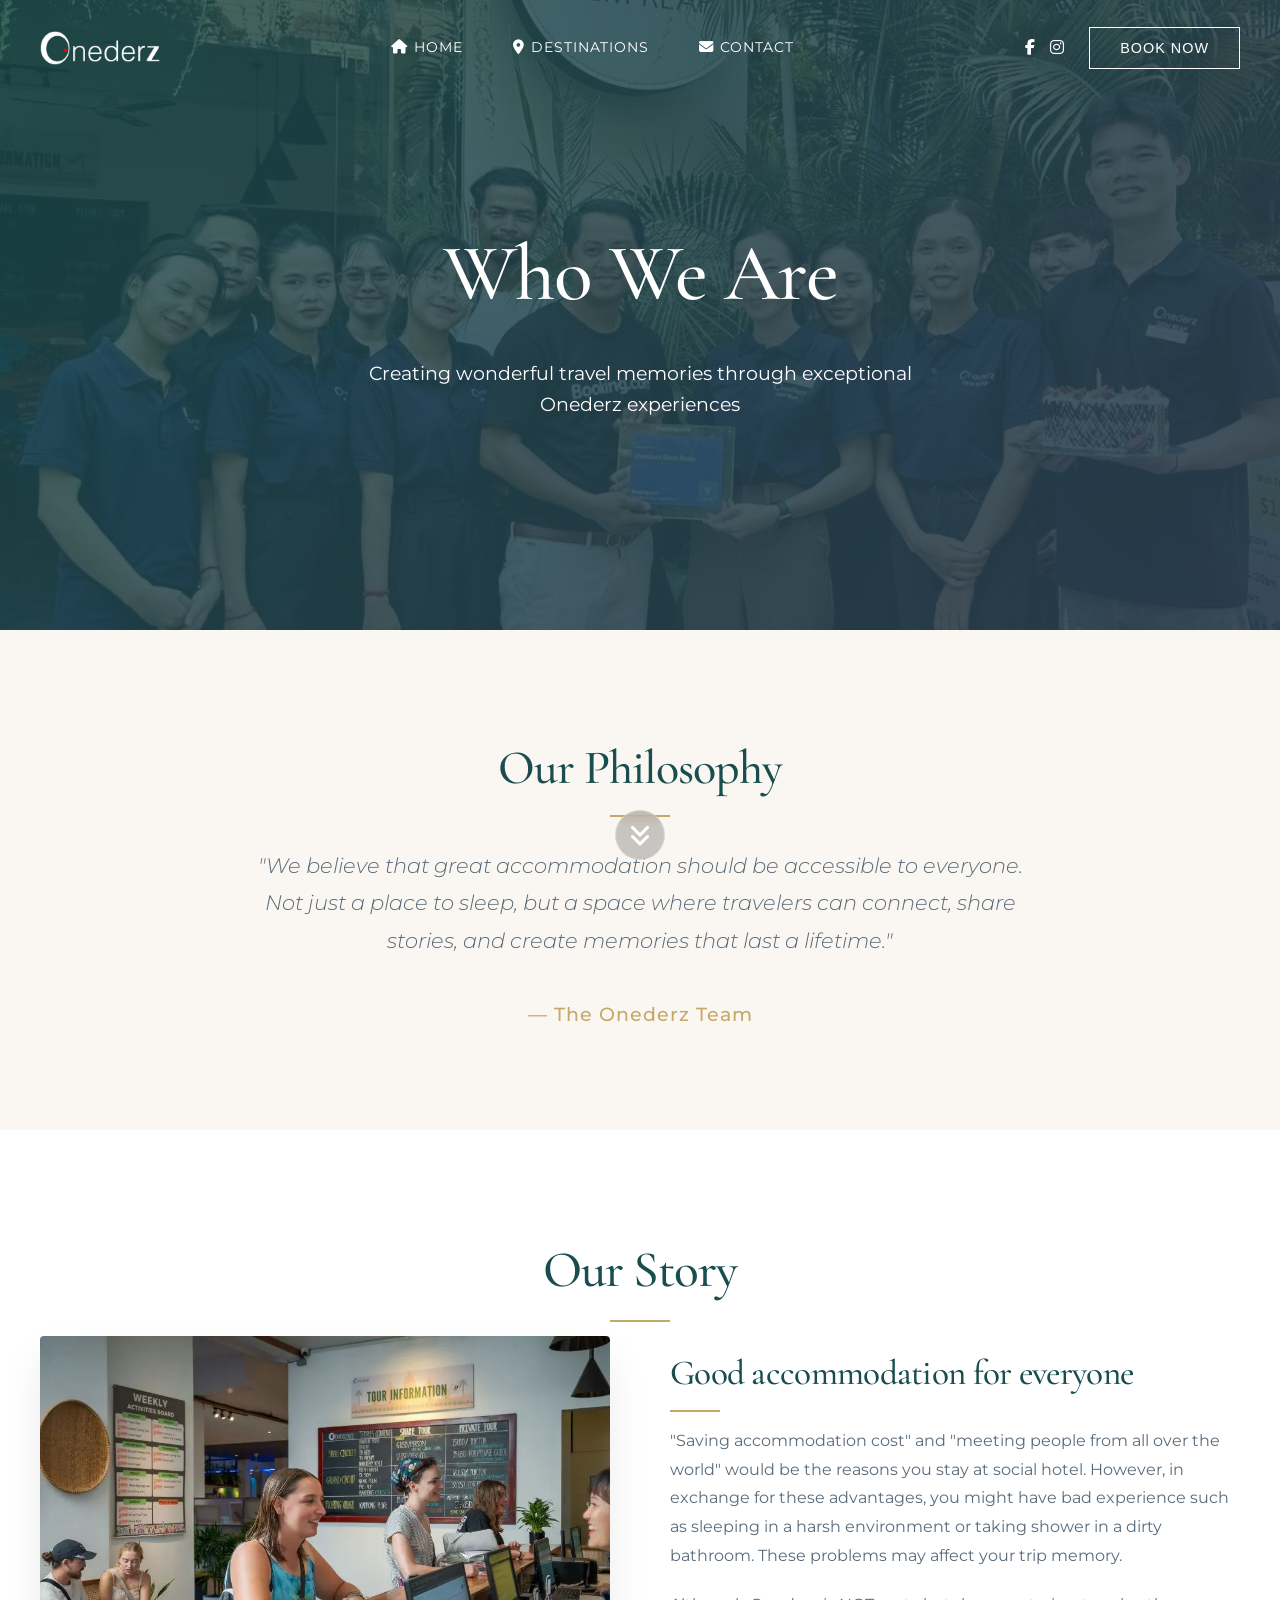
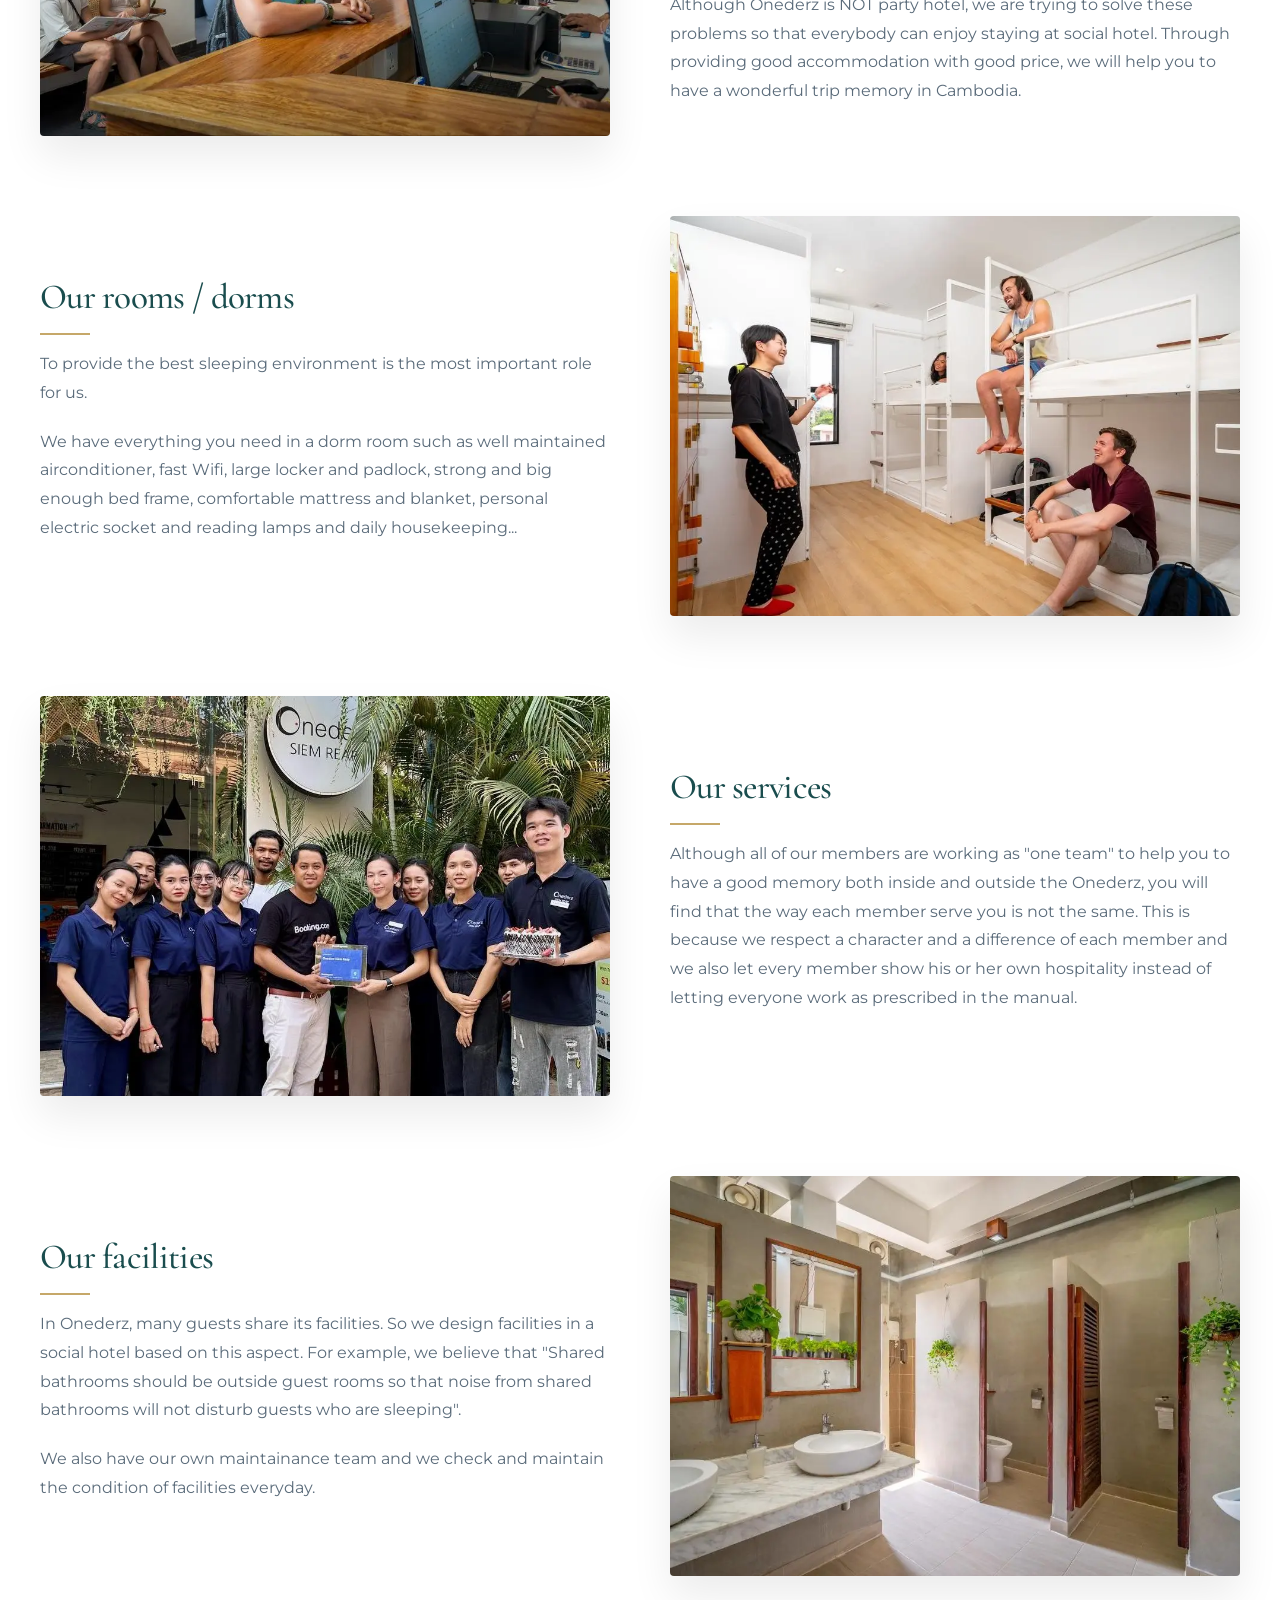
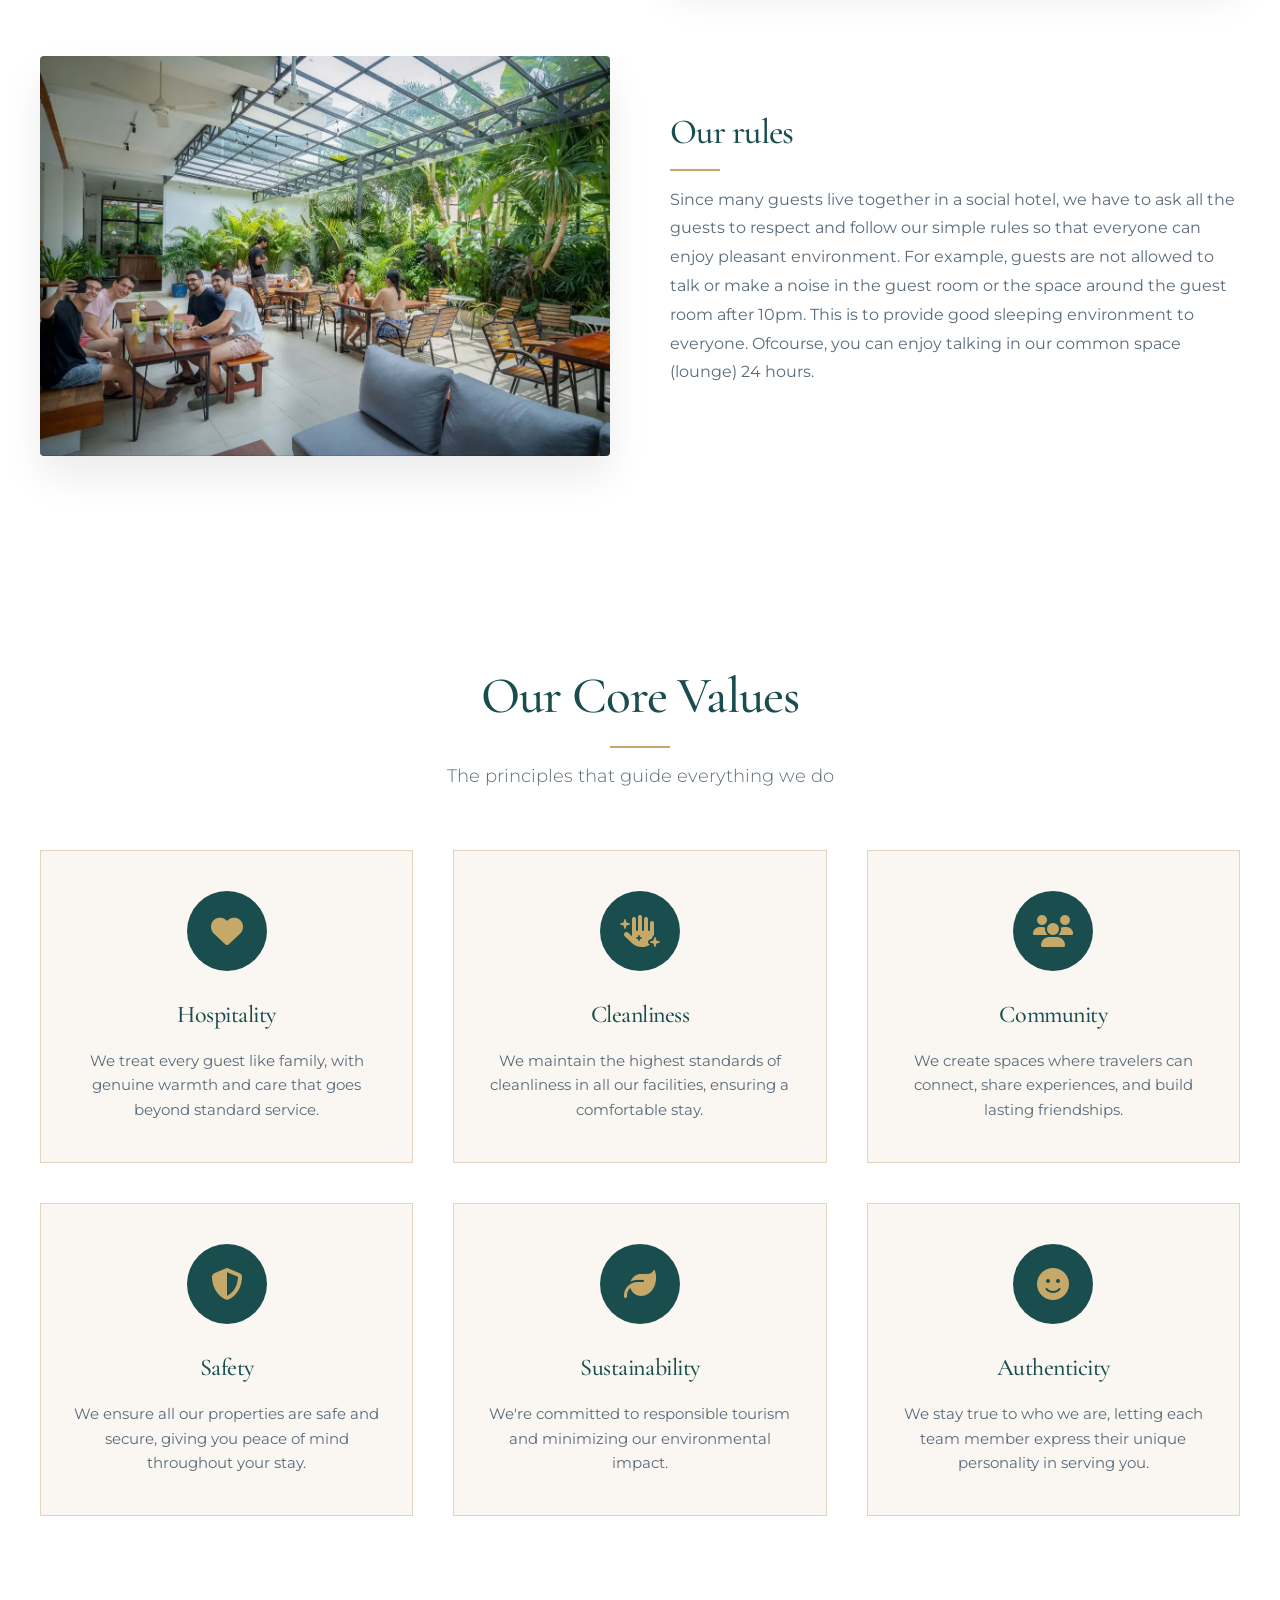
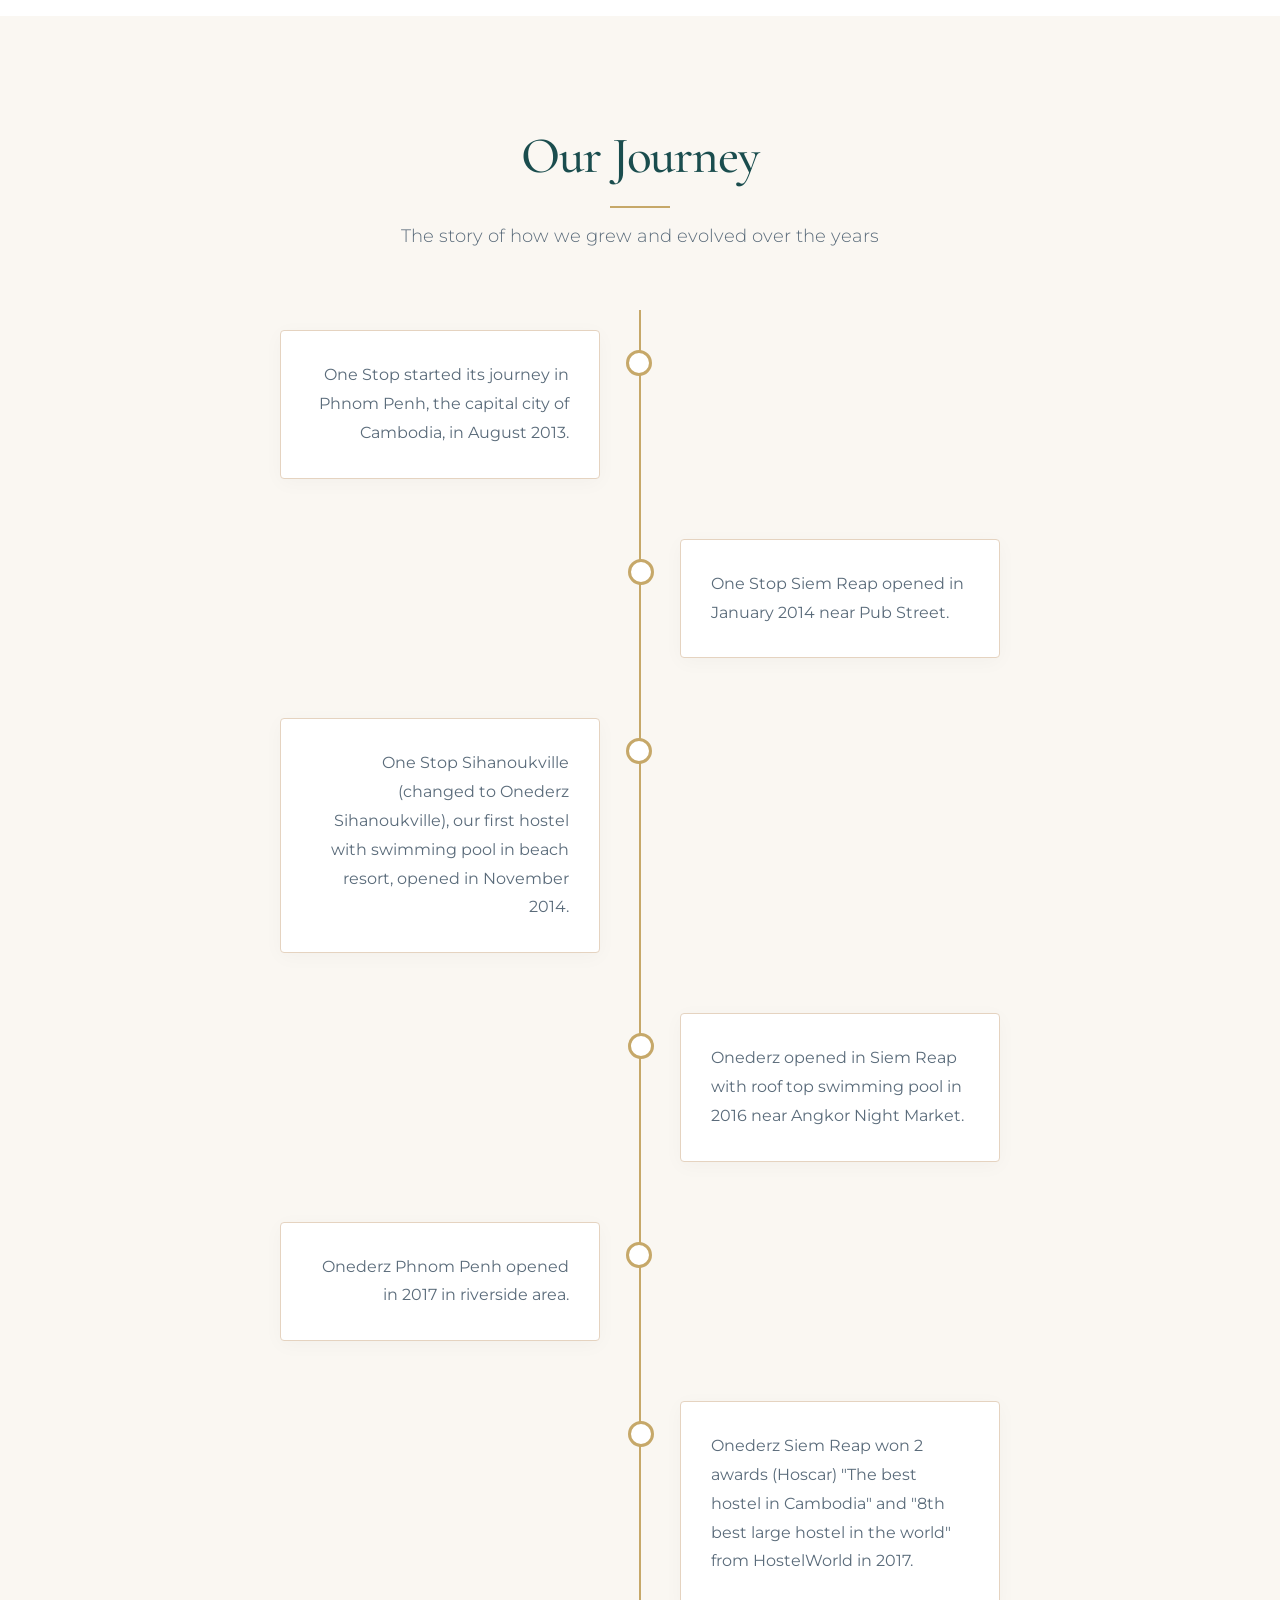
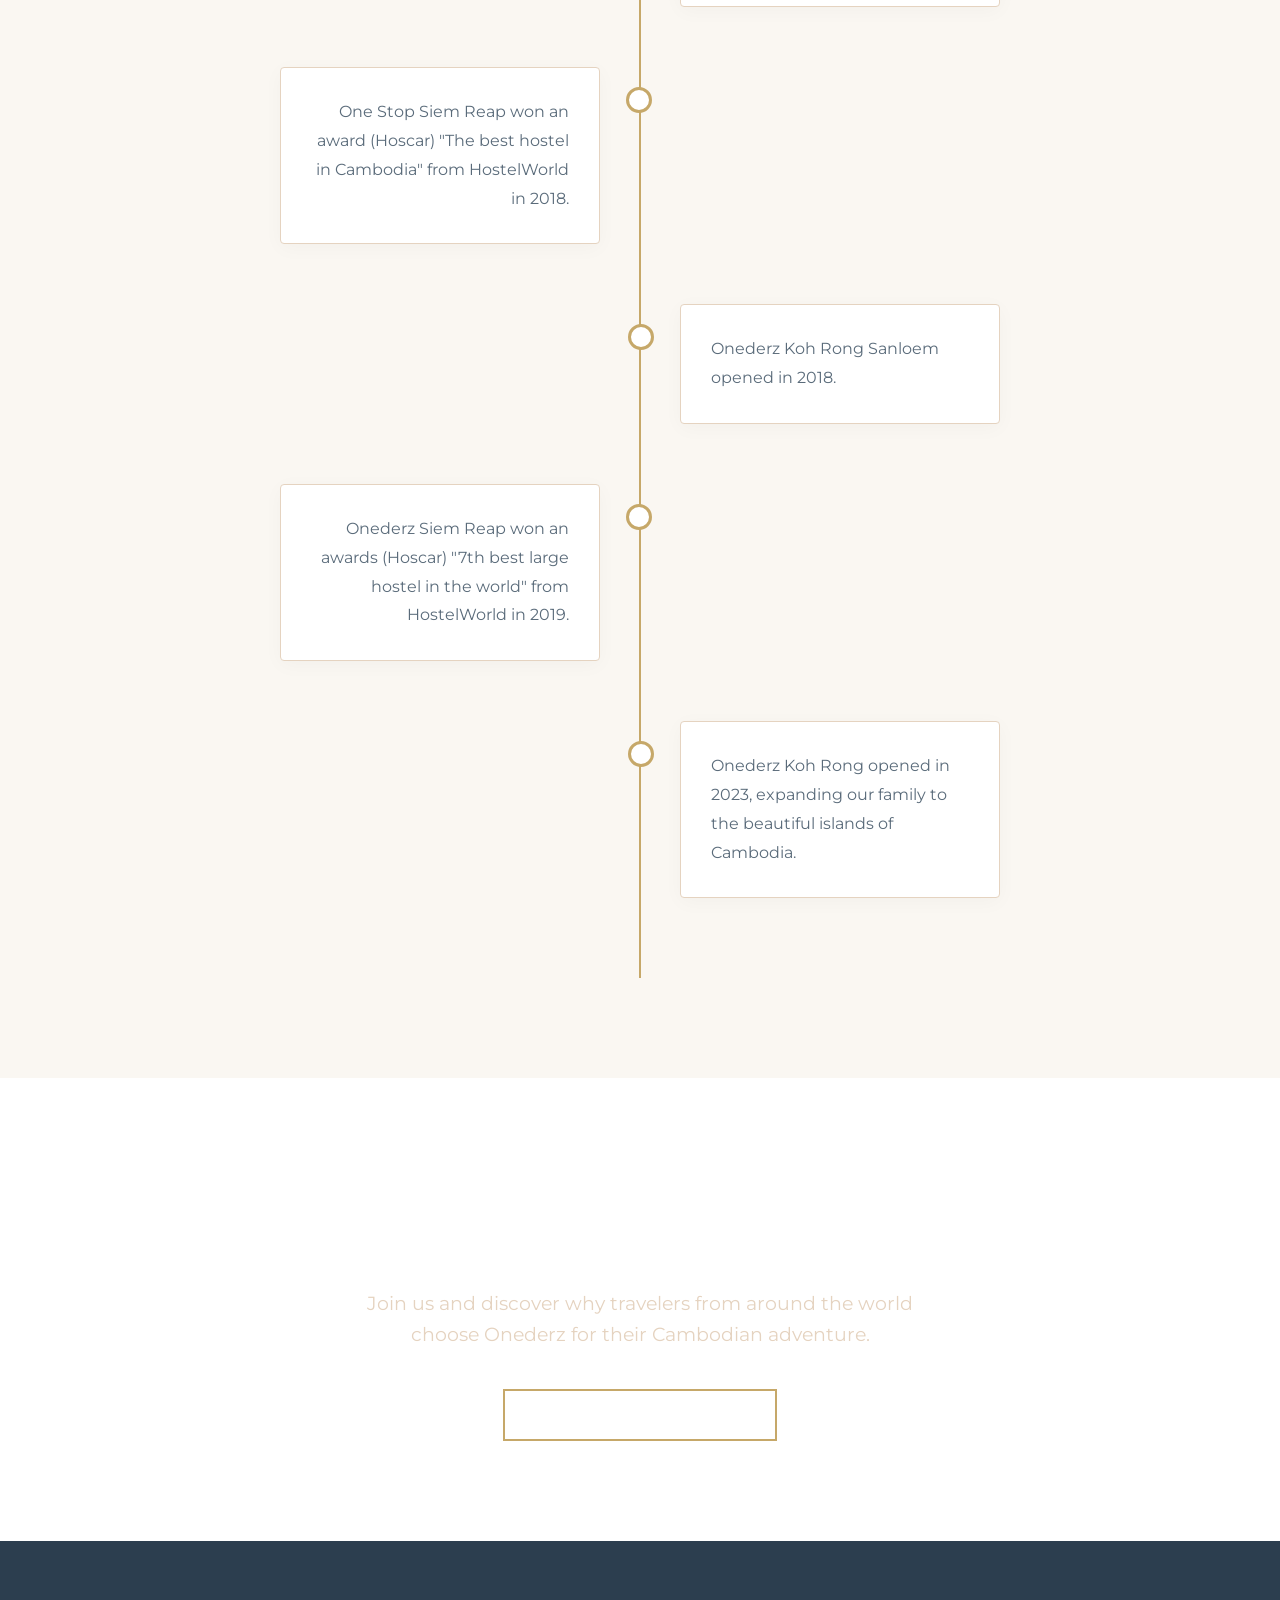
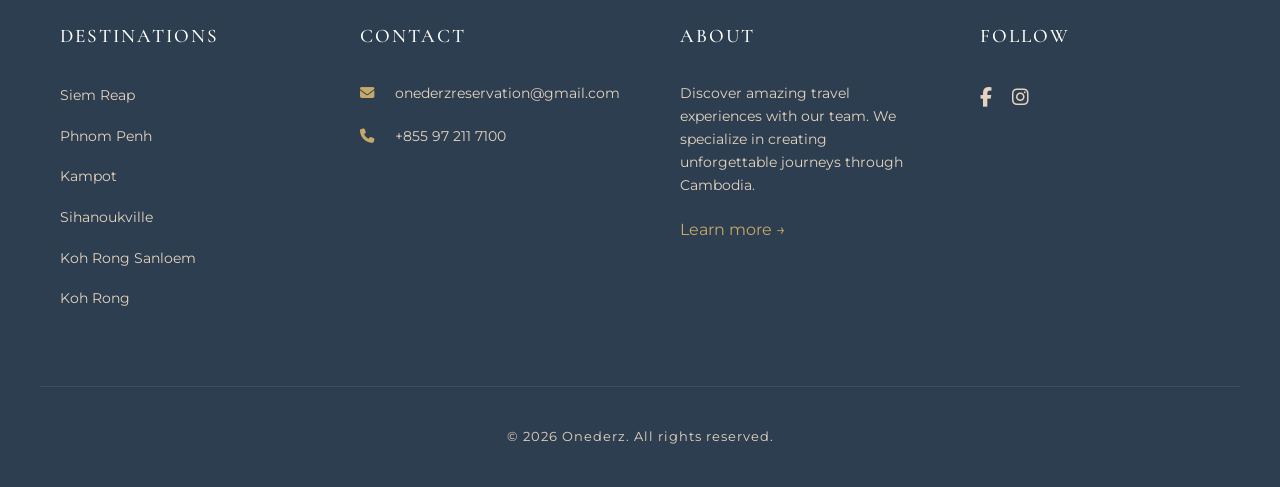
<file: who-we-are/index.html>
<!DOCTYPE html>
<html lang="en">
<head>
    <meta charset="UTF-8">
    <meta name="viewport" content="width=device-width, initial-scale=1.0, maximum-scale=5.0, viewport-fit=cover">
    <title>Onederz | Who We Are</title>
    <link rel="icon" type="image/png" href="../mobile-image/logo.webp">
    
    <!-- Preload critical images -->
    <link rel="preload" as="image" href="who-img/ourservice.webp">
    <link rel="preload" as="image" href="../mobile-image/onederzlogo.webp">
    <link rel="preload" as="image" href="../mobile-image/logo-white.webp">
    
    <!-- Fonts -->
    <link rel="preconnect" href="https://fonts.googleapis.com">
    <link rel="preconnect" href="https://fonts.gstatic.com" crossorigin>
    <link href="https://fonts.googleapis.com/css2?family=Cormorant+Garamond:wght@300;400;500;600;700&family=Montserrat:wght@300;400;500;600;700&display=swap" rel="stylesheet">
    
    <!-- Icons -->
    <link rel="stylesheet" href="https://cdnjs.cloudflare.com/ajax/libs/font-awesome/6.4.0/css/all.min.css">
    
    <style>
        /* ========== RESET & VARIABLES ========== */
        * {
            margin: 0;
            padding: 0;
            box-sizing: border-box;
        }

        :root {
            --deep-teal: #1A4D4E;
            --warm-sand: #E5D3C0;
            --soft-cream: #FAF7F2;
            --charcoal: #2C3E4F;
            --gold-accent: #C6A869;
            --pure-white: #FFFFFF;
            --light-gray: #F0F0F0;
            --text-dark: #2C3E4F;
            --text-soft: #5A6B7A;
            --shadow-sm: 0 4px 20px rgba(0, 0, 0, 0.03);
            --shadow-md: 0 10px 30px rgba(0, 0, 0, 0.05);
            --shadow-lg: 0 20px 40px rgba(0, 0, 0, 0.08);
            --transition: all 0.4s cubic-bezier(0.165, 0.84, 0.44, 1);
        }

        body {
            font-family: "Montserrat", sans-serif;
            color: var(--text-dark);
            background: var(--pure-white);
            line-height: 1.6;
            overflow-x: hidden;
        }

        body.no-scroll {
            overflow: hidden;
            position: fixed;
            width: 100%;
            height: 100%;
        }

        h1, h2, h3, h4 {
            font-family: "Cormorant Garamond", serif;
            font-weight: 500;
            letter-spacing: -0.02em;
        }

        img {
            max-width: 100%;
            height: auto;
            display: block;
        }

        /* ========== PAGE LOADER ========== */
        .page-loader {
            position: fixed;
            top: 0;
            left: 0;
            width: 100%;
            height: 100%;
            background: var(--pure-white);
            z-index: 9999;
            display: flex;
            justify-content: center;
            align-items: center;
            transition: opacity 0.5s ease, visibility 0.5s ease;
        }

        .page-loader.fade-out {
            opacity: 0;
            visibility: hidden;
        }

        .loader-logo {
            width: 200px;
            height: 75px;
            background-image: url('../mobile-image/onederzlogo.webp');
            background-size: contain;
            background-repeat: no-repeat;
            background-position: center;
            animation: pulse 1.5s infinite;
        }

        @keyframes pulse {
            0%, 100% { opacity: 1; transform: scale(1); }
            50% { opacity: 0.7; transform: scale(0.98); }
        }

        /* ========== CONTENT VISIBILITY ========== */
        .page-content {
            opacity: 0;
            transition: opacity 0.8s ease;
        }

        .page-content.visible {
            opacity: 1;
        }

        /* ========== IMAGE LOADING STYLES ========== */
        .image-wrapper {
            position: relative;
            width: 100%;
            height: 100%;
            min-height: 300px;
            background: var(--light-gray);
            overflow: hidden;
            border-radius: 4px;
        }

        /* Skeleton loading animation */
        .image-wrapper.loading::after {
            content: '';
            position: absolute;
            top: 0;
            left: 0;
            right: 0;
            bottom: 0;
            background: linear-gradient(
                90deg,
                transparent 0%,
                rgba(255, 255, 255, 0.3) 50%,
                transparent 100%
            );
            animation: skeleton-loading 1.8s infinite;
            transform: translateX(-100%);
            z-index: 2;
        }

        @keyframes skeleton-loading {
            100% {
                transform: translateX(100%);
            }
        }

        .about-image {
            width: 100%;
            height: 100%;
            position: relative;
        }

        .about-image img {
            width: 100%;
            height: 100%;
            object-fit: cover;
            opacity: 0;
            transition: opacity 0.6s ease, transform 0.6s ease;
        }

        .about-image img.loaded {
            opacity: 1;
        }

        .about-image:hover img.loaded {
            transform: scale(1.05);
        }

        /* Blur-up effect for lazy images */
        .blur-up {
            filter: blur(10px);
            transition: filter 0.4s ease;
        }

        .blur-up.loaded {
            filter: blur(0);
        }

        /* ========== UTILITIES ========== */
        .container {
            width: 100%;
            max-width: 1400px;
            margin: 0 auto;
            padding: 0 40px;
        }

        .section-title {
            font-size: clamp(2.5rem, 5vw, 3.2rem);
            margin-bottom: 1.5rem;
            color: var(--deep-teal);
            position: relative;
            display: inline-block;
        }

        .section-title::after {
            content: '';
            position: absolute;
            bottom: -10px;
            left: 0;
            width: 60px;
            height: 2px;
            background: var(--gold-accent);
            transition: width 0.3s ease;
        }

        .section-title:hover::after {
            width: 100px;
        }

        .section-title.center {
            display: block;
            text-align: center;
        }

        .section-title.center::after {
            left: 50%;
            transform: translateX(-50%);
        }

        .section-subtitle {
            font-size: 1.1rem;
            color: var(--text-soft);
            max-width: 600px;
            margin: 0 auto;
            font-weight: 300;
            text-align: center;
        }

        /* ========== NAVIGATION ========== */
        .navbar {
            position: fixed;
            top: 0;
            left: 0;
            width: 100%;
            z-index: 1000;
            padding: 25px 0;
            transition: var(--transition);
        }

        .navbar.scrolled {
            background: rgba(255, 255, 255, 0.95);
            backdrop-filter: blur(10px);
            padding: 15px 0;
            box-shadow: var(--shadow-sm);
        }

        .nav-container {
            max-width: 1400px;
            margin: 0 auto;
            padding: 0 40px;
            display: flex;
            justify-content: space-between;
            align-items: center;
        }

        .logo {
            width: 120px;
            height: 45px;
            background-image: url("../mobile-image/logo-white.webp");
            background-size: contain;
            background-position: center;
            background-repeat: no-repeat;
            transition: var(--transition);
        }

        .scrolled .logo {
            background-image: url("../mobile-image/onederzlogo.webp");
        }

        .nav-links {
            display: flex;
            gap: 50px;
            align-items: center;
        }

        .nav-item {
            position: relative;
        }

        .nav-link {
            color: var(--pure-white);
            text-decoration: none;
            font-weight: 400;
            font-size: 0.9rem;
            letter-spacing: 1px;
            text-transform: uppercase;
            transition: var(--transition);
            display: flex;
            align-items: center;
            gap: 6px;
        }

        .scrolled .nav-link {
            color: var(--deep-teal);
        }

        .nav-link:hover {
            color: var(--gold-accent);
        }

        .dropdown-menu {
            position: absolute;
            top: 100%;
            left: -20px;
            background: var(--pure-white);
            min-width: 280px;
            padding: 20px 0;
            border-radius: 0;
            box-shadow: var(--shadow-md);
            opacity: 0;
            visibility: hidden;
            transform: translateY(15px);
            transition: var(--transition);
            border-top: 3px solid var(--gold-accent);
        }

        .nav-item:hover .dropdown-menu {
            opacity: 1;
            visibility: visible;
            transform: translateY(0);
        }

        .dropdown-item {
            padding: 10px 30px;
            color: var(--text-dark);
            text-decoration: none;
            display: block;
            font-size: 0.9rem;
            transition: var(--transition);
            border-left: 3px solid transparent;
        }

        .dropdown-item:hover {
            background: var(--soft-cream);
            border-left-color: var(--gold-accent);
            padding-left: 35px;
        }

        .dropdown-item i {
            margin-right: 10px;
            color: var(--gold-accent);
            width: 20px;
        }

        .nav-actions {
            display: flex;
            align-items: center;
            gap: 25px;
        }

        .social-icons {
            display: flex;
            gap: 15px;
        }

        .social-icons a {
            color: var(--pure-white);
            font-size: 1rem;
            transition: var(--transition);
        }

        .scrolled .social-icons a {
            color: var(--deep-teal);
        }

        .social-icons a:hover {
            color: var(--gold-accent);
        }

        .book-btn {
            background: transparent;
            color: var(--pure-white);
            border: 1px solid var(--pure-white);
            padding: 12px 30px;
            font-weight: 500;
            font-size: 0.9rem;
            letter-spacing: 1px;
            cursor: pointer;
            transition: var(--transition);
            text-transform: uppercase;
        }

        .scrolled .book-btn {
            color: var(--deep-teal);
            border-color: var(--deep-teal);
        }

        .book-btn:hover {
            background: var(--gold-accent);
            border-color: var(--gold-accent);
            color: var(--pure-white);
        }

        /* Mobile Navigation */
        .mobile-toggle {
            display: none;
            color: var(--pure-white);
            font-size: 1.5rem;
            cursor: pointer;
            background: none;
            border: none;
        }

        .scrolled .mobile-toggle {
            color: var(--deep-teal);
        }

        @media (max-width: 1000px) {
            .nav-links {
                display: none;
            }
            
            .mobile-toggle {
                display: block;
            }
            
            .nav-actions {
                gap: 15px;
            }
            
            .book-btn {
                padding: 8px 20px;
                font-size: 0.8rem;
            }
        }

        /* Mobile Sidebar */
        .sidebar-overlay {
            position: fixed;
            top: 0;
            left: 0;
            width: 100%;
            height: 100%;
            background: rgba(0,0,0,0.5);
            z-index: 1999;
            opacity: 0;
            visibility: hidden;
            transition: all 0.3s ease;
        }

        .sidebar-overlay.active {
            opacity: 1;
            visibility: visible;
        }

        .mobile-sidebar {
            position: fixed;
            top: 0;
            right: -100%;
            width: 400px;
            max-width: 95%;
            height: 100vh;
            background: var(--pure-white);
            z-index: 2000;
            transition: right 0.4s ease;
            box-shadow: -5px 0 30px rgba(0,0,0,0.1);
            overflow-y: auto;
        }

        .mobile-sidebar.active {
            right: 0;
        }

        .sidebar-header {
            display: flex;
            justify-content: space-between;
            align-items: center;
            padding: 30px 30px 20px;
            border-bottom: 1px solid var(--warm-sand);
        }

        .sidebar-logo {
            width: 120px;
            height: 35px;
            background-image: url('../mobile-image/onederzlogo.webp');
            background-size: contain;
            background-repeat: no-repeat;
        }

        .sidebar-close {
            font-size: 2rem;
            line-height: 1;
            cursor: pointer;
            background: none;
            border: none;
            color: var(--text-dark);
        }

        .sidebar-content {
            padding: 20px 30px 30px;
        }

        .sidebar-section {
            margin-bottom: 30px;
        }

        .sidebar-title {
            font-weight: 600;
            color: var(--deep-teal);
            margin-bottom: 15px;
            display: flex;
            align-items: center;
            gap: 8px;
            font-size: 1rem;
            letter-spacing: 1px;
        }

        .sidebar-link {
            display: block;
            padding: 12px 0;
            color: var(--text-soft);
            text-decoration: none;
            transition: var(--transition);
            border-bottom: 1px solid var(--light-gray);
        }

        .sidebar-link:last-child {
            border-bottom: none;
        }

        .sidebar-link:hover {
            color: var(--gold-accent);
            padding-left: 5px;
        }

        .sidebar-divider {
            border-top: 1px solid var(--warm-sand);
            padding-top: 30px;
            margin-top: 20px;
        }

        .contact-info-sidebar {
            display: flex;
            align-items: center;
            gap: 15px;
            margin-bottom: 20px;
            color: var(--text-soft);
            font-size: 0.9rem;
        }

        .contact-info-sidebar i {
            color: var(--gold-accent);
            width: 25px;
            font-size: 1.1rem;
        }

        /* ========== HERO SECTION ========== */
        .hero {
    height: 70vh;
    min-height: 500px;
    position: relative;
    display: flex;
    align-items: center;
    justify-content: center;
    text-align: center;
    overflow: hidden; /* Prevent any overflow */
}

.hero-bg {
    position: absolute;
    top: 0;
    left: 0;
    width: 100%;
    height: 100%;
    z-index: 1; /* Lower z-index than overlay */
}

.hero-bg img {
    position: absolute;
    top: 0;
    left: 0;
    width: 100%;
    height: 100%;
    object-fit: cover;
    opacity: 0;
    transition: opacity 1s ease;
    z-index: 1; /* Same level as hero-bg */
}

.hero-bg img.loaded {
    opacity: 1;
}

/* Dark overlay - this should be ABOVE the image */
.hero::before {
    content: '';
    position: absolute;
    top: 0;
    left: 0;
    width: 100%;
    height: 100%;
    background: linear-gradient(135deg, rgba(26, 77, 78, 0.8), rgba(44, 62, 79, 0.9));
    z-index: 2; /* Higher than image */
    pointer-events: none; /* Allow clicks to pass through */
}

.hero-content {
    max-width: 800px;
    padding: 0 20px;
    color: var(--pure-white);
    position: relative;
    z-index: 3; /* Highest z-index so text is above everything */
}

.hero-content h1 {
    font-size: clamp(3rem, 8vw, 5rem);
    margin-bottom: 20px;
    animation: fadeUp 1s ease;
}

.hero-content p {
    font-size: 1.2rem;
    max-width: 600px;
    margin: 0 auto;
    opacity: 0.9;
    animation: fadeUp 1s ease 0.2s both;
}

        /* ========== SCROLL DOWN BUTTON ========== */
        .scroll-down {
            position: fixed;
            bottom: 40px;
            left: 50%;
            transform: translateX(-50%);
            color: var(--pure-white);
            font-size: 1.5rem;
            animation: bounce 2s infinite;
            cursor: pointer;
            transition: opacity 0.3s ease, visibility 0.3s ease;
            z-index: 100;
            background: rgba(0,0,0,0.2);
            width: 50px;
            height: 50px;
            border-radius: 50%;
            display: flex;
            align-items: center;
            justify-content: center;
            backdrop-filter: blur(5px);
            border: 1px solid rgba(255,255,255,0.3);
        }

        .scroll-down.hidden {
            opacity: 0;
            visibility: hidden;
            pointer-events: none;
        }

        @keyframes bounce {
            0%, 20%, 50%, 80%, 100% {
                transform: translateX(-50%) translateY(0);
            }
            40% {
                transform: translateX(-50%) translateY(-20px);
            }
            60% {
                transform: translateX(-50%) translateY(-10px);
            }
        }

        @keyframes fadeUp {
            from {
                opacity: 0;
                transform: translateY(40px);
            }
            to {
                opacity: 1;
                transform: translateY(0);
            }
        }

        /* ========== ABOUT SECTION ========== */
        .about-section {
            padding: 100px 0;
            background: var(--pure-white);
        }

        .about-grid {
            display: flex;
            flex-direction: column;
            gap: 80px;
            max-width: 1200px;
            margin: 0 auto;
        }

        .about-card {
            display: grid;
            grid-template-columns: 1fr 1fr;
            gap: 60px;
            align-items: center;
            opacity: 0;
            transform: translateY(40px);
            transition: opacity 0.8s ease, transform 0.8s ease;
        }

        .about-card.visible {
            opacity: 1;
            transform: translateY(0);
        }

        .about-card:nth-child(even) {
            direction: rtl;
        }

        .about-card:nth-child(even) .about-text {
            direction: ltr;
        }

        .about-image {
            width: 100%;
            height: 400px;
            border-radius: 4px;
            overflow: hidden;
            box-shadow: var(--shadow-lg);
            position: relative;
        }

        .about-text h3 {
            font-size: clamp(1.8rem, 3vw, 2.2rem);
            color: var(--deep-teal);
            margin-bottom: 25px;
            position: relative;
        }

        .about-text h3::after {
            content: '';
            position: absolute;
            bottom: -10px;
            left: 0;
            width: 50px;
            height: 2px;
            background: var(--gold-accent);
        }

        .about-text p {
            color: var(--text-soft);
            margin-bottom: 20px;
            font-size: 1rem;
            line-height: 1.8;
        }

        @media (max-width: 900px) {
            .about-card {
                grid-template-columns: 1fr;
                gap: 30px;
            }
            
            .about-card:nth-child(even) {
                direction: ltr;
            }
            
            .about-text h3 {
                font-size: 1.8rem;
            }
            
            .about-image {
                height: 300px;
            }
        }

        /* ========== PHILOSOPHY SECTION ========== */
        .philosophy-section {
            padding: 100px 0;
            background: var(--soft-cream);
        }

        .philosophy-content {
            max-width: 800px;
            margin: 0 auto;
            text-align: center;
        }

        .philosophy-content h2 {
            font-size: clamp(2.5rem, 5vw, 3rem);
            color: var(--deep-teal);
            margin-bottom: 40px;
        }

        .philosophy-text {
            font-size: clamp(1.1rem, 2vw, 1.3rem);
            color: var(--text-soft);
            line-height: 1.8;
            margin-bottom: 40px;
            font-style: italic;
            font-weight: 300;
        }

        .philosophy-quote {
            font-size: 1.2rem;
            color: var(--gold-accent);
            font-weight: 500;
            letter-spacing: 1px;
        }

        /* ========== VALUES SECTION ========== */
        .values-section {
            padding: 100px 0;
            background: var(--pure-white);
        }

        .values-grid {
            display: grid;
            grid-template-columns: repeat(3, 1fr);
            gap: 40px;
            max-width: 1200px;
            margin: 60px auto 0;
        }

        .value-card {
            text-align: center;
            padding: 40px 30px;
            background: var(--soft-cream);
            border: 1px solid var(--warm-sand);
            transition: var(--transition);
            opacity: 0;
            transform: translateY(30px);
        }

        .value-card.visible {
            opacity: 1;
            transform: translateY(0);
        }

        .value-card:hover {
            transform: translateY(-10px);
            box-shadow: var(--shadow-md);
        }

        .value-icon {
            width: 80px;
            height: 80px;
            margin: 0 auto 25px;
            background: var(--deep-teal);
            border-radius: 50%;
            display: flex;
            align-items: center;
            justify-content: center;
        }

        .value-icon i {
            font-size: 2rem;
            color: var(--gold-accent);
        }

        .value-card h3 {
            font-size: 1.5rem;
            color: var(--deep-teal);
            margin-bottom: 15px;
        }

        .value-card p {
            color: var(--text-soft);
            font-size: 0.95rem;
            line-height: 1.6;
        }

        @media (max-width: 900px) {
            .values-grid {
                grid-template-columns: repeat(2, 1fr);
                gap: 30px;
            }
        }

        @media (max-width: 600px) {
            .values-grid {
                grid-template-columns: 1fr;
            }
        }

        /* ========== TIMELINE SECTION ========== */
        .timeline-section {
            padding: 100px 0;
            background: var(--soft-cream);
        }

        .timeline {
            position: relative;
            max-width: 800px;
            margin: 60px auto 0;
            padding: 20px 0;
        }

        .timeline::before {
            content: '';
            position: absolute;
            left: 50%;
            transform: translateX(-50%);
            width: 2px;
            height: 100%;
            background: var(--gold-accent);
            top: 0;
        }

        .timeline-item {
            position: relative;
            margin-bottom: 60px;
            width: 50%;
            padding: 0 40px;
            opacity: 0;
            transform: translateY(30px);
            transition: opacity 0.6s ease, transform 0.6s ease;
        }

        .timeline-item.visible {
            opacity: 1;
            transform: translateY(0);
        }

        .timeline-item:nth-child(odd) {
            left: 0;
            text-align: right;
        }

        .timeline-item:nth-child(even) {
            left: 50%;
            text-align: left;
        }

        .timeline-item::before {
            content: '';
            position: absolute;
            top: 20px;
            width: 20px;
            height: 20px;
            background: var(--pure-white);
            border: 3px solid var(--gold-accent);
            border-radius: 50%;
            z-index: 1;
        }

        .timeline-item:nth-child(odd)::before {
            right: -12px;
        }

        .timeline-item:nth-child(even)::before {
            left: -12px;
        }

        .timeline-content {
            background: var(--pure-white);
            padding: 30px;
            border-radius: 4px;
            box-shadow: var(--shadow-sm);
            border: 1px solid var(--warm-sand);
        }

        .timeline-content p {
            color: var(--text-soft);
            line-height: 1.8;
        }

        @media (max-width: 768px) {
            .timeline::before {
                left: 20px;
            }
            
            .timeline-item {
                width: 100%;
                padding-left: 50px;
                padding-right: 20px;
                text-align: left !important;
                margin-bottom: 40px;
            }
            
            .timeline-item:nth-child(odd),
            .timeline-item:nth-child(even) {
                left: 0;
            }
            
            .timeline-item::before {
                left: 11px !important;
                right: auto !important;
                width: 16px;
                height: 16px;
            }
            
            .timeline-content {
                padding: 20px;
            }

            .nav-container {
                padding: 0 20px;
            }
        }

        /* ========== CTA SECTION ========== */
        .cta-section {
            padding: 100px 0;
            background: linear-gradient(135deg, rgba(26, 77, 78, 0.95), rgba(44, 62, 79, 0.95)), url('../mobile-image/maps.webp');
            background-size: cover;
            background-position: center;
            background-attachment: fixed;
            text-align: center;
        }

        .cta-content {
            max-width: 600px;
            margin: 0 auto;
            color: var(--pure-white);
        }

        .cta-content h2 {
            font-size: clamp(2.5rem, 5vw, 3.5rem);
            margin-bottom: 20px;
            color: var(--pure-white);
        }

        .cta-content p {
            color: var(--warm-sand);
            margin-bottom: 40px;
            font-size: clamp(1rem, 2vw, 1.2rem);
        }

        .cta-btn {
            background: transparent;
            color: var(--pure-white);
            border: 2px solid var(--gold-accent);
            padding: 15px 50px;
            font-size: 1rem;
            letter-spacing: 2px;
            text-transform: uppercase;
            cursor: pointer;
            transition: var(--transition);
            font-weight: 600;
        }

        .cta-btn:hover,
        .cta-btn:focus {
            background: var(--gold-accent);
            border-color: var(--gold-accent);
            transform: translateY(-3px);
            box-shadow: var(--shadow-md);
            outline: none;
        }

        /* ========== FOOTER ========== */
        .footer {
            background: var(--charcoal);
            color: var(--warm-sand);
            padding: 80px 0 40px;
        }

        .footer-grid {
            display: grid;
            grid-template-columns: repeat(4, 1fr);
            gap: 60px;
            max-width: 1200px;
            margin: 0 auto 60px;
            padding: 0 20px;
        }

        .footer-col h4 {
            color: var(--pure-white);
            margin-bottom: 30px;
            font-size: 1.2rem;
            letter-spacing: 2px;
            text-transform: uppercase;
        }

        .footer-links {
            list-style: none;
        }

        .footer-links li {
            margin-bottom: 15px;
        }

        .footer-links a {
            color: var(--warm-sand);
            text-decoration: none;
            font-size: 0.9rem;
            transition: var(--transition);
        }

        .footer-links a:hover,
        .footer-links a:focus {
            color: var(--gold-accent);
            padding-left: 5px;
            outline: none;
        }

        .footer-contact {
            display: flex;
            align-items: center;
            gap: 15px;
            margin-bottom: 20px;
            font-size: 0.9rem;
        }

        .footer-contact i {
            color: var(--gold-accent);
            width: 20px;
        }

        .footer-social {
            display: flex;
            gap: 20px;
            margin-top: 30px;
        }

        .footer-social a {
            color: var(--warm-sand);
            font-size: 1.2rem;
            transition: var(--transition);
        }

        .footer-social a:hover,
        .footer-social a:focus {
            color: var(--gold-accent);
            outline: none;
        }

        .footer-bottom {
            text-align: center;
            padding-top: 40px;
            border-top: 1px solid rgba(229, 211, 192, 0.1);
            max-width: 1200px;
            margin: 0 auto;
            font-size: 0.8rem;
            letter-spacing: 1px;
        }

        /* ========== BACK TO TOP ========== */
        .back-top {
            position: fixed;
            bottom: 40px;
            right: 40px;
            width: 50px;
            height: 50px;
            background: var(--gold-accent);
            color: var(--pure-white);
            display: flex;
            align-items: center;
            justify-content: center;
            cursor: pointer;
            opacity: 0;
            visibility: hidden;
            transition: var(--transition);
            z-index: 99;
            border: none;
        }

        .back-top.visible {
            opacity: 1;
            visibility: visible;
        }

        .back-top:hover {
            background: var(--deep-teal);
            transform: translateY(-3px);
        }

        .progress-bar {
            position: fixed;
            top: 0;
            left: 0;
            height: 3px;
            background: var(--gold-accent);
            z-index: 9999;
            transition: width 0.1s;
        }

        /* ========== FADE UP ANIMATIONS ========== */
        .fade-up {
            opacity: 0;
            transform: translateY(40px);
            transition: opacity 0.8s ease, transform 0.8s ease;
        }

        .fade-up.visible {
            opacity: 1;
            transform: translateY(0);
        }

        /* ========== RESPONSIVE ========== */
        @media (max-width: 768px) {
            .container {
                padding: 0 20px;
            }

            .footer-grid {
                grid-template-columns: repeat(2, 1fr);
                gap: 40px;
            }
            
            .back-top {
                bottom: 20px;
                right: 20px;
                width: 40px;
                height: 40px;
                font-size: 1rem;
            }
            
            .philosophy-text {
                font-size: 1.1rem;
            }
        }

        @media (max-width: 500px) {
            .footer-grid {
                grid-template-columns: 1fr;
            }
            
            .scroll-down {
                width: 40px;
                height: 40px;
                font-size: 1.2rem;
                bottom: 20px;
            }
        }

        @media (prefers-reduced-motion: reduce) {
            *,
            *::before,
            *::after {
                animation-duration: 0.01ms !important;
                animation-iteration-count: 1 !important;
                transition-duration: 0.01ms !important;
                scroll-behavior: auto !important;
            }
        }
    </style>
</head>
<body>
    <!-- Page Loader -->
    <div class="page-loader" id="pageLoader">
        <div class="loader-logo"></div>
    </div>

    <div class="page-content" id="pageContent">
        <!-- Progress Bar -->
        <div class="progress-bar" id="progressBar" role="progressbar" aria-valuemin="0" aria-valuemax="100"></div>

        <!-- Navigation -->
        <nav class="navbar" id="navbar">
            <div class="nav-container">
                <a href="index.html" class="logo" aria-label="Onederz Home"></a>
                
                <div class="nav-links">
                    <div class="nav-item">
                        <a href="../index.html" class="nav-link" aria-current="page"><i class="fa-solid fa-house"></i> Home</a>
                    </div>
                    <div class="nav-item">
                        <a href="#" class="nav-link" aria-expanded="false">
                            <i class="fas fa-map-marker-alt"></i> Destinations
                        </a>
                        <div class="dropdown-menu">
                            <a href="../siem-reap/index.html" class="dropdown-item"><i class="fas fa-angle-right"></i> Siem Reap</a>
                            <a href="../phnom-penh/index.html" class="dropdown-item"><i class="fas fa-angle-right"></i> Phnom Penh</a>
                            <a href="../kampot/index.html" class="dropdown-item"><i class="fas fa-angle-right"></i> Kampot</a>
                            <a href="../sihanoukville/index.html" class="dropdown-item"><i class="fas fa-angle-right"></i> Sihanoukville</a>
                            <a href="../koh-rong-sanloem/index.html" class="dropdown-item"><i class="fas fa-angle-right"></i> Koh Rong Sanloem</a>
                            <a href="../koh-rong/index.html" class="dropdown-item"><i class="fas fa-angle-right"></i> Koh Rong</a>
                        </div>
                    </div>
                    
                    <div class="nav-item">
                        <a href="#" class="nav-link" id="contactTrigger"><i class="fas fa-envelope"></i> Contact</a>
                        <div class="dropdown-menu" style="min-width: 340px;">
                            <div class="dropdown-item" style="pointer-events: none;">
  <i class="fas fa-envelope"></i> 
  <a href="mailto:onederzreservation@gmail.com" style="pointer-events: auto; text-decoration: none; color: inherit;">
    onederzreservation@gmail.com
  </a>
</div>
<div class="dropdown-item" style="pointer-events: none;">
  <i class="fas fa-phone"></i> 
  <a href="tel:+855972117100" style="pointer-events: auto; text-decoration: none; color: inherit;">
    +855 97 211 7100
  </a>
</div>
                        </div>
                    </div>
                </div>
                
                <div class="nav-actions">
                    <div class="social-icons">
                        <a href="https://web.facebook.com/onederz" target="_blank" rel="noopener noreferrer" aria-label="Facebook (opens in new tab)"><i class="fab fa-facebook-f"></i></a>
                        <a href="https://www.instagram.com/onederzhostels" target="_blank" rel="noopener noreferrer" aria-label="Instagram (opens in new tab)"><i class="fab fa-instagram"></i></a>
                    </div>
                    <button class="book-btn" id="bookBtn">Book Now</button>
                    <button class="mobile-toggle" id="menuToggle" aria-label="Menu" aria-expanded="false">
                        <i class="fas fa-bars"></i>
                    </button>
                </div>
            </div>
        </nav>

        <!-- Mobile Sidebar -->
        <div class="sidebar-overlay" id="sidebarOverlay"></div>
        
        <div class="mobile-sidebar" id="mobileSidebar">
            <div class="sidebar-header">
                <div class="sidebar-logo" aria-label="Onederz Logo"></div>
                <button class="sidebar-close" id="sidebarClose" aria-label="Close menu">&times;</button>
            </div>
            
            <div class="sidebar-content">
                <div class="sidebar-section">
                    <a href="../index.html" class="sidebar-link" style="font-weight: 600; color: var(--deep-teal);"><i class="fa-solid fa-house"></i> HOME</a>
                </div>

                <div class="sidebar-section">
                    <div class="sidebar-title"><i class="fa-solid fa-location-arrow"></i> DESTINATIONS</div>
                    <a href="../siem-reap/index.html" class="sidebar-link">Siem Reap</a>
                    <a href="../phnom-penh/index.html" class="sidebar-link">Phnom Penh</a>
                    <a href="../kampot/index.html" class="sidebar-link">Kampot</a>
                    <a href="../sihanoukville/index.html" class="sidebar-link">Sihanoukville</a>
                    <a href="../koh-rong-sanloem/index.html" class="sidebar-link">Koh Rong Sanloem</a>
                    <a href="../koh-rong/index.html" class="sidebar-link">Koh Rong</a>
                </div>
                
                <div class="sidebar-divider">
                    <div class="contact-info-sidebar">
    <i class="fas fa-envelope"></i>
    <a href="mailto:onederzreservation@gmail.com" style="text-decoration: none; color: inherit;">
        <span>onederzreservation@gmail.com</span>
    </a>
</div>
<div class="contact-info-sidebar">
    <i class="fas fa-phone"></i>
    <a href="tel:+855972117100" style="text-decoration: none; color: inherit;">
        <span>+855 97 211 7100</span>
    </a>
</div>
                </div>
            </div>
        </div>

        <!-- Main Content -->
        <main id="main-content">
            <!-- Hero Section -->
            <section class="hero" aria-label="Hero section">
                <div class="hero-bg">
                    <img src="who-img/ourservice.webp" alt="Onederz service" id="heroImage" class="blur-up">
                </div>
                <div class="hero-content fade-up">
                    <h1>Who We Are</h1>
                    <p>Creating wonderful travel memories through exceptional Onederz experiences</p>
                </div>
            </section>

            <!-- Scroll down button -->
            <button class="scroll-down" id="scrollDown" aria-label="Scroll down">
                <i class="fa-solid fa-angles-down" aria-hidden="true"></i>
            </button>

            <!-- Philosophy Section -->
            <section class="philosophy-section" aria-labelledby="philosophy-title">
                <div class="container">
                    <div class="philosophy-content fade-up">
                        <h2 id="philosophy-title" class="section-title center">Our Philosophy</h2>
                        <p class="philosophy-text">"We believe that great accommodation should be accessible to everyone. Not just a place to sleep, but a space where travelers can connect, share stories, and create memories that last a lifetime."</p>
                        <div class="philosophy-quote">— The Onederz Team</div>
                    </div>
                </div>
            </section>

            <!-- About Section -->
            <section class="about-section" aria-labelledby="about-title">
                <div class="container">
                    <h2 id="about-title" class="section-title center fade-up">Our Story</h2>
                    <div class="about-grid">
                        <!-- Card 1 -->
                        <article class="about-card" id="philosophy-card">
                            <div class="about-image image-wrapper loading">
                                <img src="who-img/goodaccomodate.webp" alt="Onederz common area with guests socializing" loading="lazy" class="blur-up">
                            </div>
                            <div class="about-text">
                                <h3>Good accommodation for everyone</h3>
                                <p>"Saving accommodation cost" and "meeting people from all over the world" would be the reasons you stay at social hotel. However, in exchange for these advantages, you might have bad experience such as sleeping in a harsh environment or taking shower in a dirty bathroom. These problems may affect your trip memory.</p>
                                <p>Although Onederz is NOT party hotel, we are trying to solve these problems so that everybody can enjoy staying at social hotel. Through providing good accommodation with good price, we will help you to have a wonderful trip memory in Cambodia.</p>
                            </div>
                        </article>
                        
                        <!-- Card 2 -->
                        <article class="about-card" id="rooms-card">
                            <div class="about-image image-wrapper loading">
                                <img src="who-img/room.webp" alt="Onederz clean and comfortable dorm room" loading="lazy" class="blur-up">
                            </div>
                            <div class="about-text">
                                <h3>Our rooms / dorms</h3>
                                <p>To provide the best sleeping environment is the most important role for us.</p>
                                <p>We have everything you need in a dorm room such as well maintained airconditioner, fast Wifi, large locker and padlock, strong and big enough bed frame, comfortable mattress and blanket, personal electric socket and reading lamps and daily housekeeping...</p>
                            </div>
                        </article>
                        
                        <!-- Card 3 -->
                        <article class="about-card" id="services-card">
                            <div class="about-image image-wrapper loading">
                                <img src="who-img/ourservice.webp" alt="Friendly Onederz staff member" loading="lazy" class="blur-up">
                            </div>
                            <div class="about-text">
                                <h3>Our services</h3>
                                <p>Although all of our members are working as "one team" to help you to have a good memory both inside and outside the Onederz, you will find that the way each member serve you is not the same. This is because we respect a character and a difference of each member and we also let every member show his or her own hospitality instead of letting everyone work as prescribed in the manual.</p>
                            </div>
                        </article>
                        
                        <!-- Card 4 -->
                        <article class="about-card" id="facilities-card">
                            <div class="about-image image-wrapper loading">
                                <img src="who-img/bathroom.webp" alt="Clean Onederz bathroom facilities" loading="lazy" class="blur-up">
                            </div>
                            <div class="about-text">
                                <h3>Our facilities</h3>
                                <p>In Onederz, many guests share its facilities. So we design facilities in a social hotel based on this aspect. For example, we believe that "Shared bathrooms should be outside guest rooms so that noise from shared bathrooms will not disturb guests who are sleeping".</p>
                                <p>We also have our own maintainance team and we check and maintain the condition of facilities everyday.</p>
                            </div>
                        </article>
                        
                        <!-- Card 5 -->
                        <article class="about-card" id="rules-card">
                            <div class="about-image image-wrapper loading">
                                <img src="who-img/ourrule.webp" alt="Onederz common area with guests relaxing" loading="lazy" class="blur-up">
                            </div>
                            <div class="about-text">
                                <h3>Our rules</h3>
                                <p>Since many guests live together in a social hotel, we have to ask all the guests to respect and follow our simple rules so that everyone can enjoy pleasant environment. For example, guests are not allowed to talk or make a noise in the guest room or the space around the guest room after 10pm. This is to provide good sleeping environment to everyone. Ofcourse, you can enjoy talking in our common space (lounge) 24 hours.</p>
                            </div>
                        </article>
                    </div>
                </div>
            </section>

            <!-- Values Section -->
            <section class="values-section" aria-labelledby="values-title">
                <div class="container">
                    <h2 id="values-title" class="section-title center fade-up">Our Core Values</h2>
                    <p class="section-subtitle fade-up">The principles that guide everything we do</p>
                    
                    <div class="values-grid">
                        <article class="value-card fade-up">
                            <div class="value-icon">
                                <i class="fas fa-heart" aria-hidden="true"></i>
                            </div>
                            <h3>Hospitality</h3>
                            <p>We treat every guest like family, with genuine warmth and care that goes beyond standard service.</p>
                        </article>
                        
                        <article class="value-card fade-up">
                            <div class="value-icon">
                                <i class="fas fa-hand-sparkles" aria-hidden="true"></i>
                            </div>
                            <h3>Cleanliness</h3>
                            <p>We maintain the highest standards of cleanliness in all our facilities, ensuring a comfortable stay.</p>
                        </article>
                        
                        <article class="value-card fade-up">
                            <div class="value-icon">
                                <i class="fas fa-users" aria-hidden="true"></i>
                            </div>
                            <h3>Community</h3>
                            <p>We create spaces where travelers can connect, share experiences, and build lasting friendships.</p>
                        </article>
                        
                        <article class="value-card fade-up">
                            <div class="value-icon">
                                <i class="fas fa-shield-alt" aria-hidden="true"></i>
                            </div>
                            <h3>Safety</h3>
                            <p>We ensure all our properties are safe and secure, giving you peace of mind throughout your stay.</p>
                        </article>
                        
                        <article class="value-card fade-up">
                            <div class="value-icon">
                                <i class="fas fa-leaf" aria-hidden="true"></i>
                            </div>
                            <h3>Sustainability</h3>
                            <p>We're committed to responsible tourism and minimizing our environmental impact.</p>
                        </article>
                        
                        <article class="value-card fade-up">
                            <div class="value-icon">
                                <i class="fas fa-smile" aria-hidden="true"></i>
                            </div>
                            <h3>Authenticity</h3>
                            <p>We stay true to who we are, letting each team member express their unique personality in serving you.</p>
                        </article>
                    </div>
                </div>
            </section>

            <!-- History Section -->
            <section class="timeline-section" aria-labelledby="timeline-title">
                <div class="container">
                    <h2 id="timeline-title" class="section-title center fade-up">Our Journey</h2>
                    <p class="section-subtitle fade-up">The story of how we grew and evolved over the years</p>
                    
                    <div class="timeline">
                        <article class="timeline-item fade-up">
                            <div class="timeline-content">
                                <p>One Stop started its journey in Phnom Penh, the capital city of Cambodia, in August 2013.</p>
                            </div>
                        </article>
                        
                        <article class="timeline-item fade-up">
                            <div class="timeline-content">
                                <p>One Stop Siem Reap opened in January 2014 near Pub Street.</p>
                            </div>
                        </article>
                        
                        <article class="timeline-item fade-up">
                            <div class="timeline-content">
                                <p>One Stop Sihanoukville (changed to Onederz Sihanoukville), our first hostel with swimming pool in beach resort, opened in November 2014.</p>
                            </div>
                        </article>
                        
                        <article class="timeline-item fade-up">
                            <div class="timeline-content">
                                <p>Onederz opened in Siem Reap with roof top swimming pool in 2016 near Angkor Night Market.</p>
                            </div>
                        </article>
                        
                        <article class="timeline-item fade-up">
                            <div class="timeline-content">
                                <p>Onederz Phnom Penh opened in 2017 in riverside area.</p>
                            </div>
                        </article>
                        
                        <article class="timeline-item fade-up">
                            <div class="timeline-content">
                                <p>Onederz Siem Reap won 2 awards (Hoscar) "The best hostel in Cambodia" and "8th best large hostel in the world" from HostelWorld in 2017.</p>
                            </div>
                        </article>
                        
                        <article class="timeline-item fade-up">
                            <div class="timeline-content">
                                <p>One Stop Siem Reap won an award (Hoscar) "The best hostel in Cambodia" from HostelWorld in 2018.</p>
                            </div>
                        </article>
                        
                        <article class="timeline-item fade-up">
                            <div class="timeline-content">
                                <p>Onederz Koh Rong Sanloem opened in 2018.</p>
                            </div>
                        </article>
                        
                        <article class="timeline-item fade-up">
                            <div class="timeline-content">
                                <p>Onederz Siem Reap won an awards (Hoscar) "7th best large hostel in the world" from HostelWorld in 2019.</p>
                            </div>
                        </article>
                        
                        <article class="timeline-item fade-up">
                            <div class="timeline-content">
                                <p>Onederz Koh Rong opened in 2023, expanding our family to the beautiful islands of Cambodia.</p>
                            </div>
                        </article>
                    </div>
                </div>
            </section>

            <!-- CTA Section -->
            <section class="cta-section" aria-labelledby="cta-title">
                <div class="container">
                    <div class="cta-content fade-up">
                        <h2 id="cta-title">Experience Onederz</h2>
                        <p>Join us and discover why travelers from around the world choose Onederz for their Cambodian adventure.</p>
                        <button class="cta-btn" id="ctaBookBtn">Book Your Stay</button>
                    </div>
                </div>
            </section>
        </main>

        <!-- Footer -->
        <footer class="footer">
            <div class="footer-grid">
                <div class="footer-col">
                    <h4>Destinations</h4>
                    <ul class="footer-links">
                        <li><a href="../siem-reap/index.html">Siem Reap</a></li>
                        <li><a href="../phnom-penh/index.html">Phnom Penh</a></li>
                        <li><a href="../kampot/index.html">Kampot</a></li>
                        <li><a href="../sihanoukville/index.html">Sihanoukville</a></li>
                        <li><a href="../koh-rong-sanloem/index.html">Koh Rong Sanloem</a></li>
                        <li><a href="../koh-rong/index.html">Koh Rong</a></li>
                    </ul>
                </div>
                
                <div class="footer-col">
                    <h4>Contact</h4>
                    <div class="footer-contact">
    <i class="fas fa-envelope"></i>
    <a href="mailto:onederzreservation@gmail.com" style="text-decoration: none; color: inherit;">
        <span>onederzreservation@gmail.com</span>
    </a>
</div>
<div class="footer-contact">
    <i class="fas fa-phone"></i>
    <a href="tel:+855972117100" style="text-decoration: none; color: inherit;">
        <span>+855 97 211 7100</span>
    </a>
</div>
                </div>
                
                <div class="footer-col">
                    <h4>About</h4>
                    <p style="margin-bottom: 20px; font-size: 0.9rem;">Discover amazing travel experiences with our team. We specialize in creating unforgettable journeys through Cambodia.</p>
                    <a href="index.html" style="color: var(--gold-accent); text-decoration: none;">Learn more →</a>
                </div>
                
                <div class="footer-col">
                    <h4>Follow</h4>
                    <div class="footer-social">
                        <a href="https://web.facebook.com/onederz" target="_blank" rel="noopener noreferrer" aria-label="Facebook (opens in new tab)"><i class="fab fa-facebook-f" aria-hidden="true"></i></a>
                        <a href="https://www.instagram.com/onederzhostels" target="_blank" rel="noopener noreferrer" aria-label="Instagram (opens in new tab)"><i class="fab fa-instagram" aria-hidden="true"></i></a>
                    </div>
                </div>
            </div>
            
            <div class="footer-bottom">
                <p>&copy; 2026 Onederz. All rights reserved.</p>
            </div>
        </footer>

        <!-- Back to Top -->
        <button class="back-top" id="backToTop" aria-label="Back to top">
            <i class="fas fa-chevron-up" aria-hidden="true"></i>
        </button>
    </div>

    <script>
    // Wait for DOM to load
    document.addEventListener('DOMContentLoaded', function() {
        // Page loader - hide when all images are loaded
        const pageLoader = document.getElementById('pageLoader');
        const pageContent = document.getElementById('pageContent');
        const images = document.querySelectorAll('img');
        
        let imagesLoaded = 0;
        const totalImages = images.length;
        
        // Track which images have been counted
        const loadedImagesSet = new Set();
        
        function imageLoaded(img) {
            // Check if this image has already been counted
            if (!loadedImagesSet.has(img)) {
                loadedImagesSet.add(img);
                imagesLoaded++;
                
                // Add loaded class to image
                img.classList.add('loaded');
                
                // Remove loading class from parent wrapper
                if (img.closest('.image-wrapper')) {
                    img.closest('.image-wrapper').classList.remove('loading');
                }
                
                // Check if all images are loaded
                if (imagesLoaded >= totalImages) {
                    setTimeout(() => {
                        pageLoader.classList.add('fade-out');
                        pageContent.classList.add('visible');
                    }, 500); // Small delay for smooth transition
                }
            }
        }
        
        // If no images, hide loader immediately
        if (totalImages === 0) {
            pageLoader.classList.add('fade-out');
            pageContent.classList.add('visible');
        } else {
            images.forEach(img => {
                if (img.complete) {
                    // Image already loaded
                    imageLoaded(img);
                } else {
                    // Wait for image to load
                    img.addEventListener('load', function() {
                        imageLoaded(this);
                    });
                    
                    // Error handling
                    img.addEventListener('error', function() {
                        // Still mark as loaded on error
                        imageLoaded(this);
                    });
                }
            });
        }
        
        // Fallback: Force hide loader after 5 seconds max (prevents infinite loading)
        setTimeout(() => {
            if (!pageContent.classList.contains('visible')) {
                console.log('Force hiding loader after timeout');
                pageLoader.classList.add('fade-out');
                pageContent.classList.add('visible');
                
                // Also mark any remaining loading wrappers as done
                document.querySelectorAll('.image-wrapper.loading').forEach(wrapper => {
                    wrapper.classList.remove('loading');
                });
            }
        }, 5000);
        
        // Navigation scroll
        const navbar = document.getElementById('navbar');
        const scrollDown = document.getElementById('scrollDown');
        const progressBar = document.getElementById('progressBar');
        const backToTop = document.getElementById('backToTop');
        const body = document.body;
        
        window.addEventListener('scroll', () => {
            // Navbar background
            if (window.scrollY > 50) {
                navbar.classList.add('scrolled');
            } else {
                navbar.classList.remove('scrolled');
            }
            
            // Scroll down button visibility
            if (scrollDown) {
                if (window.scrollY > 100) {
                    scrollDown.classList.add('hidden');
                } else {
                    scrollDown.classList.remove('hidden');
                }
            }
            
            // Progress bar
            if (progressBar) {
                const winScroll = document.body.scrollTop || document.documentElement.scrollTop;
                const height = document.documentElement.scrollHeight - document.documentElement.clientHeight;
                const scrolled = (winScroll / height) * 100;
                progressBar.style.width = scrolled + '%';
                progressBar.setAttribute('aria-valuenow', Math.round(scrolled));
            }
            
            // Back to top button
            if (backToTop) {
                if (window.scrollY > 500) {
                    backToTop.classList.add('visible');
                } else {
                    backToTop.classList.remove('visible');
                }
            }
        });
        
        // Scroll down button click
        if (scrollDown) {
            scrollDown.addEventListener('click', () => {
                window.scrollTo({ top: window.innerHeight, behavior: 'smooth' });
            });
        }
        
        // Back to top click
        if (backToTop) {
            backToTop.addEventListener('click', () => {
                window.scrollTo({ top: 0, behavior: 'smooth' });
            });
        }
        
        // Mobile menu with scroll lock
        const menuToggle = document.getElementById('menuToggle');
        const mobileSidebar = document.getElementById('mobileSidebar');
        const sidebarClose = document.getElementById('sidebarClose');
        const sidebarOverlay = document.getElementById('sidebarOverlay');
        
        // Store scroll position
        let scrollPosition = 0;
        
        function openMobileMenu() {
            if (mobileSidebar && sidebarOverlay && menuToggle) {
                // Save current scroll position
                scrollPosition = window.pageYOffset;
                
                mobileSidebar.classList.add('active');
                sidebarOverlay.classList.add('active');
                
                // Add no-scroll class and set position to fixed with top offset
                body.classList.add('no-scroll');
                body.style.top = `-${scrollPosition}px`;
                
                menuToggle.setAttribute('aria-expanded', 'true');
            }
        }
        
        function closeMobileMenu() {
            if (mobileSidebar && sidebarOverlay && menuToggle) {
                // Remove no-scroll and restore scroll position
                body.classList.remove('no-scroll');
                body.style.top = '';
                
                mobileSidebar.classList.remove('active');
                sidebarOverlay.classList.remove('active');
                
                menuToggle.setAttribute('aria-expanded', 'false');
                
                // Restore scroll position after a tiny delay to ensure DOM updates
                setTimeout(() => {
                    window.scrollTo(0, scrollPosition);
                }, 10);
            }
        }
        
        if (menuToggle) {
            menuToggle.addEventListener('click', openMobileMenu);
        }
        
        if (sidebarClose) {
            sidebarClose.addEventListener('click', closeMobileMenu);
        }
        
        if (sidebarOverlay) {
            sidebarOverlay.addEventListener('click', closeMobileMenu);
        }
        
        // Close mobile menu with Escape key
        document.addEventListener('keydown', (e) => {
            if (e.key === 'Escape' && mobileSidebar && mobileSidebar.classList.contains('active')) {
                closeMobileMenu();
            }
        });
        
        // Close mobile sidebar on outside click (backup)
        document.addEventListener('click', (e) => {
            if (mobileSidebar && mobileSidebar.classList.contains('active') && 
                !mobileSidebar.contains(e.target) && 
                !menuToggle.contains(e.target)) {
                closeMobileMenu();
            }
        });
        
        // Scroll animations
        const fadeElements = document.querySelectorAll('.fade-up, .about-card, .timeline-item, .value-card');
        
        const observer = new IntersectionObserver((entries) => {
            entries.forEach(entry => {
                if (entry.isIntersecting) {
                    entry.target.classList.add('visible');
                }
            });
        }, { threshold: 0.1, rootMargin: '0px 0px -50px 0px' });
        
        fadeElements.forEach(el => observer.observe(el));
        
        // Book now buttons
        const bookButtons = document.querySelectorAll('.book-btn, #ctaBookBtn');
        bookButtons.forEach(btn => {
            btn.addEventListener('click', () => {
                // Redirect to home page with booking hash
                window.location.href = '../index.html#booking';
            });
        });
    });
</script>
</body>
</html>
</file>
